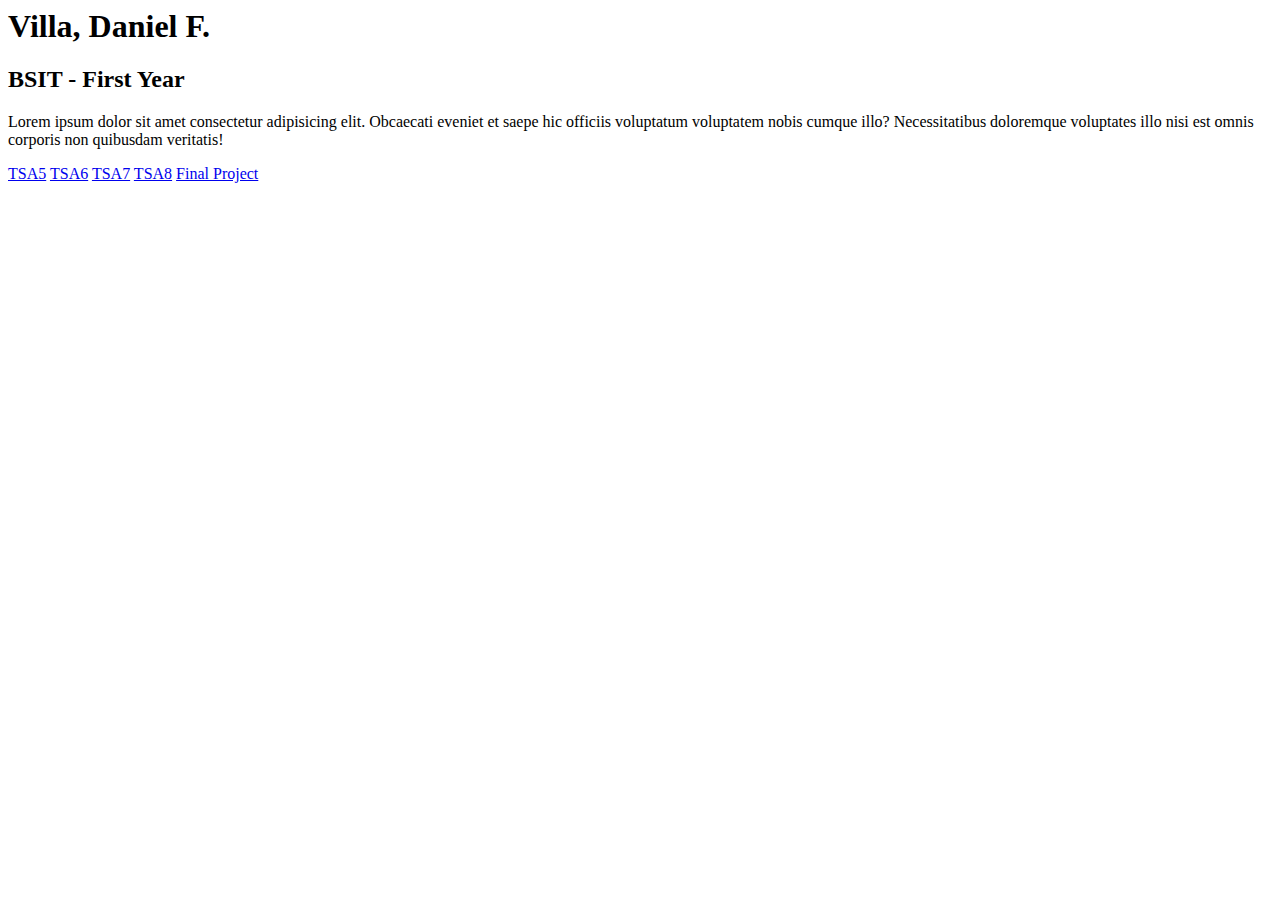
<file: index.html>
<html lang="en">
<head>
    <meta charset="UTF-8">
    <meta name="viewport" content="width=device-width, initial-scale=1.0">
    <title>IT0043-TB02</title>
</head>
<body>
    <h1>
        Villa, Daniel F.</h1>
        <h2>BSIT - First Year</h2>
        <p>Lorem ipsum dolor sit amet consectetur adipisicing elit. Obcaecati eveniet et saepe hic officiis voluptatum voluptatem nobis cumque illo? Necessitatibus doloremque voluptates illo nisi est omnis corporis non quibusdam veritatis!</p>

        <a href="./TSA5/petronio_villa_tsa5.html">TSA5</a>
        <a href="./TSA6/aldave_villa_tsa6.html">TSA6</a>
        <a href="./TSA7/aldave_villa_tsa7.html">TSA7</a>
        <a href="./TSA8/ALDAVE_VILLA_TSA8.html">TSA8</a>
        <a href="./Final_Project/Villa_Daniel_Final_Project.html">Final Project</a>
</body>
</html>
</file>
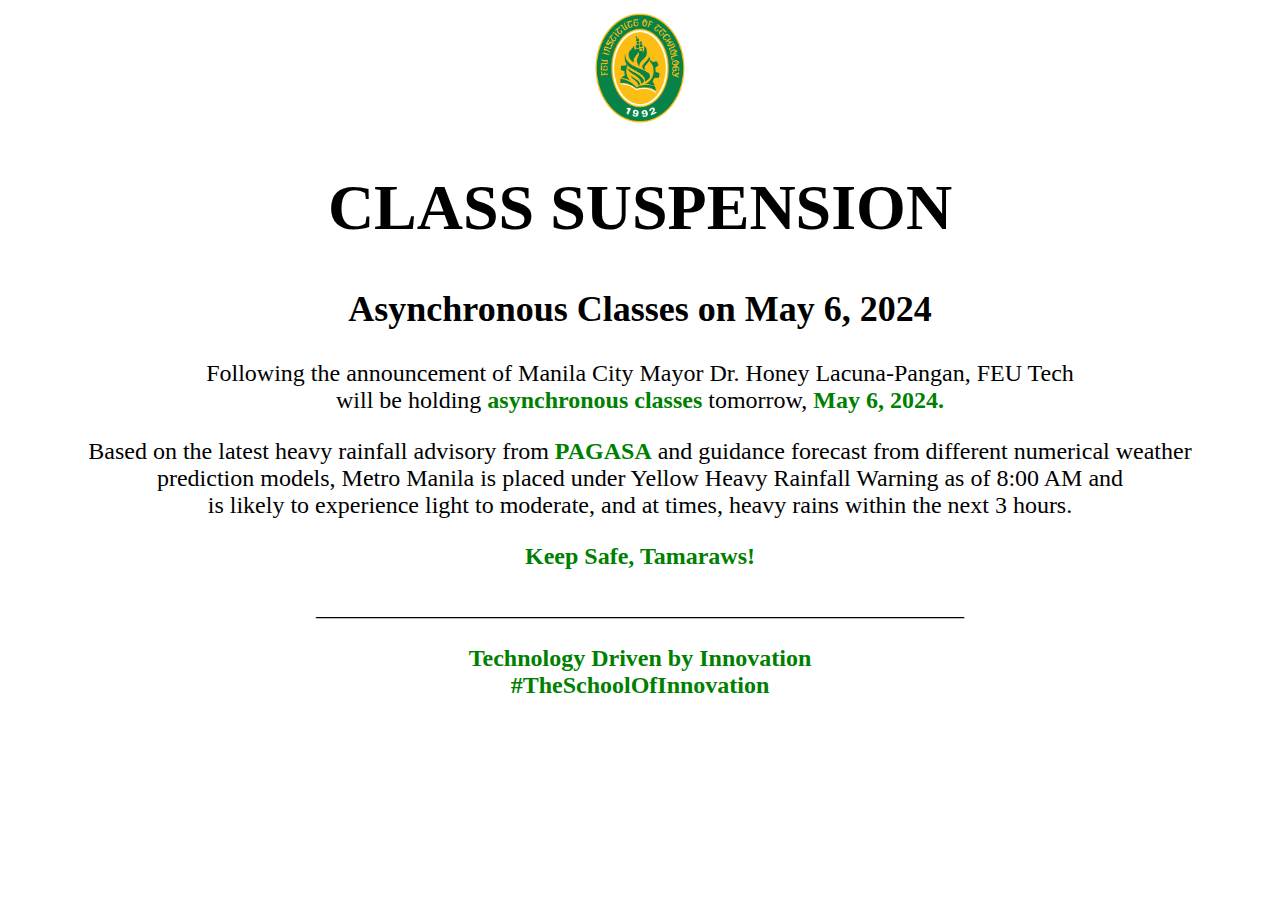
<file: villa_tsa2.html>
<html lang="en">
<head>
    <meta charset="UTF-8">
    <meta name="viewport" content="width=device-width, initial-scale=1.0">
    <title>VILLA_TSA2</title>
</head>
<body 
    background="https://wallpapers.com/images/hd/green-and-white-background-1920-x-1080-qtl3mg6ncxqifkvp.jpg">
</body>

<p align="center"><img src="./images/FEU_Tech_official_seal.png" alt=""
height="120px"></p>
<font face="Times new roman">
    <center>
        <font size="6"><h1>CLASS SUSPENSION</h1>
    </font>
    <font size="5">
        <h2>Asynchronous Classes on May 6, 2024</h2>
    </font>
    <font size="5">
<p>
        Following the announcement of Manila City Mayor Dr. Honey Lacuna-Pangan, FEU Tech 
        <br>will be holding 
    <font color="green"><strong>asynchronous classes</strong></font> tomorrow, 
    <font color="green"><strong>May 6, 2024.</strong></font>
</p>
<p>
    Based on the latest heavy rainfall advisory from <font color="green"><strong>PAGASA</strong></font>
and guidance forecast from different numerical weather <br> prediction models, Metro Manila is placed under
Yellow Heavy Rainfall Warning as of 8:00 AM and <br>
is likely to experience light to moderate, and at times, heavy rains within the next 3 hours.
</p>
<p>
    <font color="green"><strong>Keep Safe, Tamaraws!</strong></font>
</p>
<p>______________________________________________________</p>
<font color="green">
<p align="center"><b>Technology Driven by Innovation</b><br><strong>#TheSchoolOfInnovation</strong></p>
</font>
</center>
</font>
</html>
</file>
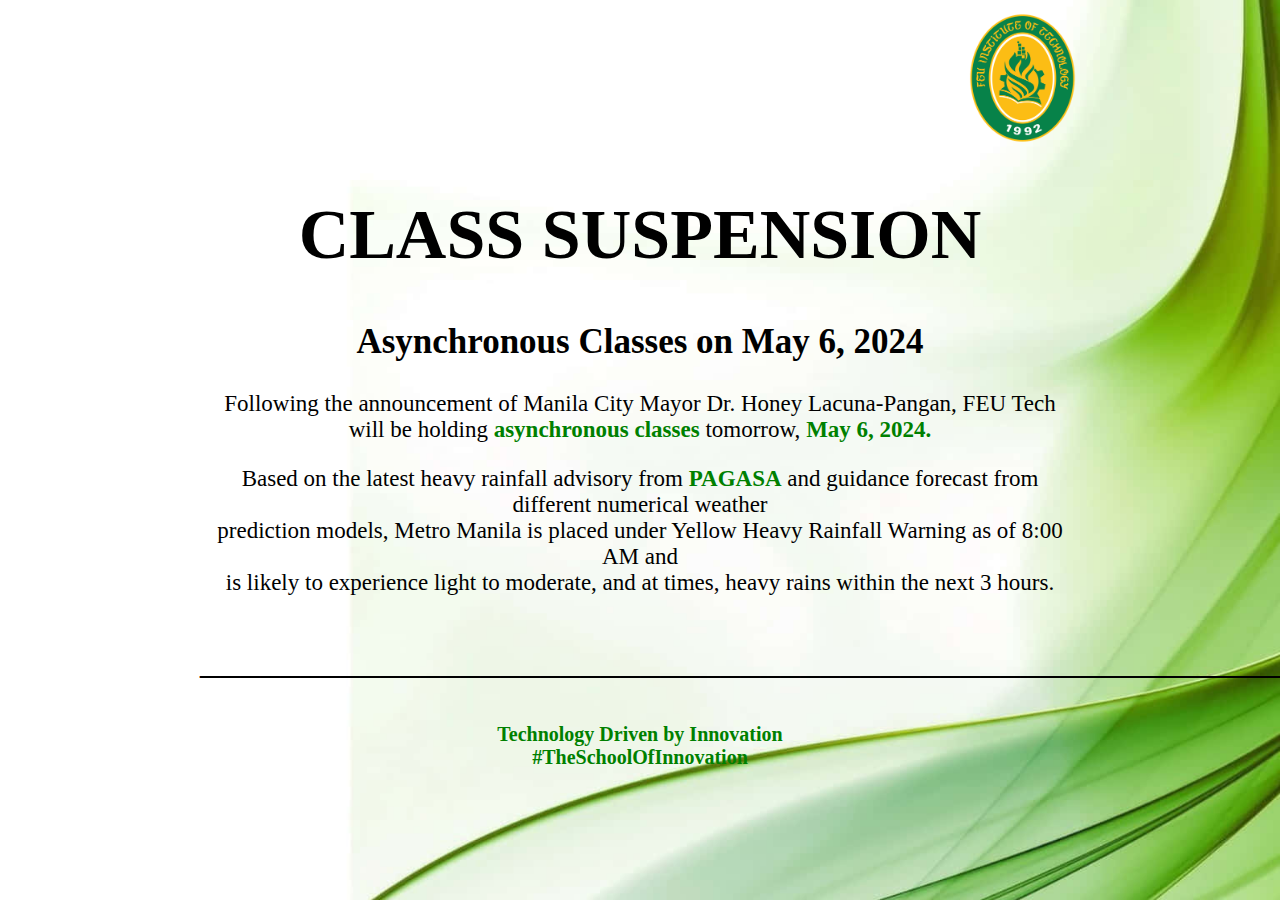
<file: villa_tsa4.html>
<html lang="en">

<head>
    <meta charset="UTF-8">
    <meta name="viewport" content="width=device-width, initial-scale=1.0">
    <title>VILLA_TSA4</title>
    <link rel="stylesheet" href="villa_tsa4.css" />
</head>

<body>
    <div id="logo">
        <img src="FEU_Tech_official_seal.png" alt="" height="140px">
    </div>
    <h1>CLASS SUSPENSION</h1>
    <h2>Asynchronous Classes on May 6, 2024</h2>
    <p class="p1">
        Following the announcement of Manila City Mayor Dr. Honey Lacuna-Pangan, FEU Tech
        <br>will be holding
        <span id="asynch">asynchronous classes</span> tomorrow,
        <span id="date">May 6, 2024.</span>
    </p>
    <p class="p2">
        Based on the latest heavy rainfall advisory from <span id="pagasa">PAGASA</span>
        and guidance forecast from different numerical weather <br> prediction models, Metro Manila is placed
        under
        Yellow Heavy Rainfall Warning as of 8:00 AM and <br>
        is likely to experience light to moderate, and at times, heavy rains within the next 3 hours.
    </p>
    <p class="underline">______________________________________________________</p>
    <p class="p4">Technology Driven by Innovation
        <br>#TheSchoolOfInnovation
    </p>
</body>

</html>
</file>
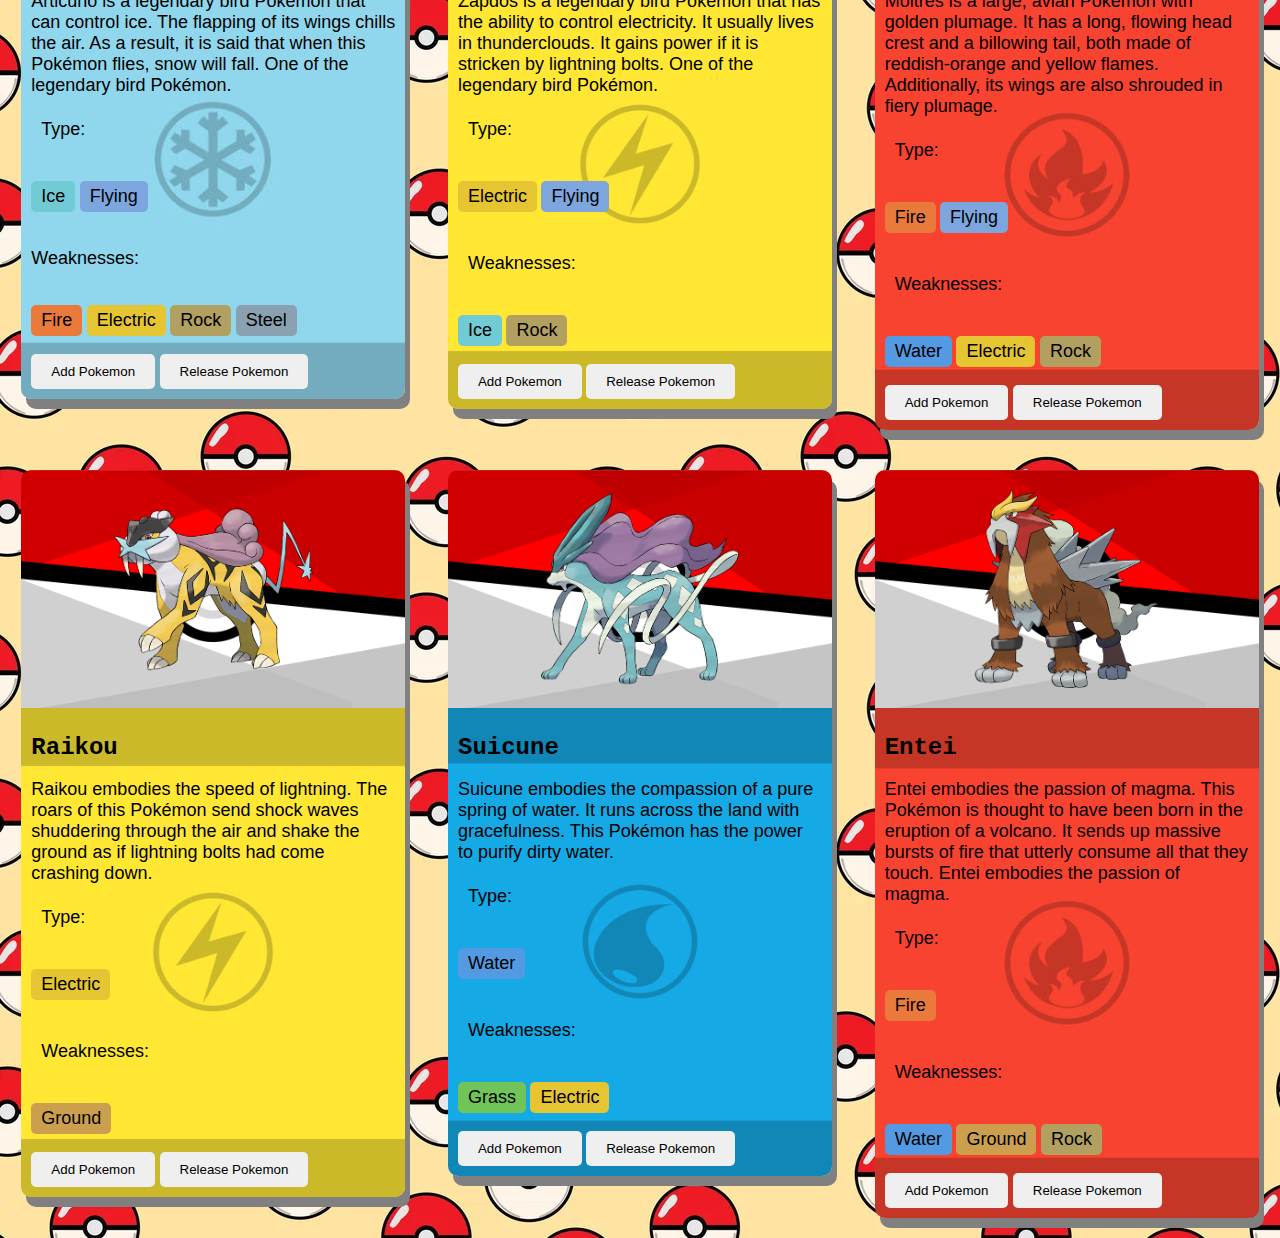
<file: TSA5/petronio_villa_tsa5.html>
<html lang="en">
<head>
    <meta charset="UTF-8">
    <meta name="viewport" content="width=device-width, initial-scale=1.0">
    <title>PETRONIO_VILLA_TSA5</title>
    <link rel="stylesheet" href="./petronio_villa_tsa5.css">
</head>
<body>
    <div class="container">
        <div class="card">
            <div class="Image">
                <img src="articuno.png" alt="" class="center">
            </div>
            <div class="details1">
                <h1 class="name">Articuno</h1>
                <p class="description">Articuno is a legendary bird Pokémon that can control ice. The flapping of its wings chills the air. 
                    As a result, it is said that when this Pokémon flies, snow will fall. One of the legendary bird Pokémon.</p>
                    <p class="Type">Type:</p>
                    <p class="ice">Ice</p>
                    <p class="flying">Flying</p>
                    <p class="weakness">Weaknesses:</p>
                    <p class="fire">Fire</p>
                    <p class="electric">Electric</p>
                    <p class="rock">Rock</p>
                    <p class="steel">Steel</p>
                <div class="buttons">
                    <button class="add">Add Pokemon</button>
                    <button class="release">Release Pokemon</button>
                </div>
            </div>
        </div>
        <div class="card">
            <div class="Image">
                <img src="zapdos.png" alt="" class="center">
            </div>
            <div class="details2">
                <h1 class="name">Zapdos</h1>
                <p class="description">Zapdos is a legendary bird Pokémon that has the ability to control electricity. It usually lives in thunderclouds.
                     It gains power if it is stricken by lightning bolts. One of the legendary bird Pokémon.</p>
                    <p class="Type">Type:</p>
                    <p class="electric">Electric</p>
                    <p class="flying">Flying</p>
                    <p class="Weaknesses">Weaknesses:</p>
                    <p class="ice">Ice</p>
                    <p class="rock">Rock</p>
                <div class="buttons">
                    <button class="add">Add Pokemon</button>
                    <button class="release">Release Pokemon</button>
                </div>
            </div>
        </div>
        <div class="card">
            <div class="Image">
                <img src="moltres.png" alt="" class="center">
            </div>
            <div class="details3">
                <h1 class="name">Moltres</h1>
                <p class="description">Moltres is a large, avian Pokémon with golden plumage. It has a long, flowing head crest and a billowing tail, both made of reddish-orange and yellow flames. 
                    Additionally, its wings are also shrouded in fiery plumage.</p>
                    <p class="Type">Type:</p>
                    <p class="fire">Fire</p>
                    <p class="flying">Flying</p>
                    <p class="Weaknesses">Weaknesses:</p>
                    <p class="water">Water</p>
                    <p class="electric">Electric</p>
                    <p class="rock">Rock</p>
                <div class="buttons">
                    <button class="add">Add Pokemon</button>
                    <button class="release">Release Pokemon</button>
                </div>
            </div>
        </div>
        <div class="card">
            <div class="Image">
                <img src="raikou.png" alt="" class="center">
            </div>

            <div class="details4">
                <h1 class="name">Raikou</h1>
                <p class="description">Raikou embodies the speed of lightning. 
                    The roars of this Pokémon send shock waves shuddering through the air and shake the ground as if lightning bolts had come crashing down.</p>
                    <p class="Type">Type:</p>
                    <p class="electric">Electric</p>
                    <p class="Weaknesses">Weaknesses:</p>
                    <p class="ground">Ground</p>
                <div class="buttons">
                    <button class="add">Add Pokemon</button>
                    <button class="release">Release Pokemon</button>
                </div>
            </div>
        </div>
        <div class="card">
            <div class="Image">
                <img src="suicune.png" alt="" class="center">
            </div>
            <div class="details5">
                <h1 class="name">Suicune</h1>
                <p class="description">Suicune embodies the compassion of a pure spring of water. 
                    It runs across the land with gracefulness. This Pokémon has the power to purify dirty water.</p>
                    <p class="Type">Type:</p>
                    <p class="water">Water</p>
                    <p class="Weaknesses">Weaknesses:</p>
                    <p class="grass">Grass</p>
                    <p class="electric">Electric</p>
                <div class="buttons">
                    <button class="add">Add Pokemon</button>
                    <button class="release">Release Pokemon</button>
                </div>
            </div>
        </div>
        <div class="card">
            <div class="Image">
                <img src="entei.png" alt="" class="center">
            </div>
            <div class="details6">
                <h1 class="name">Entei</h1>
                <p class="description">Entei embodies the passion of magma. This Pokémon is thought to have been born in the eruption of a volcano. 
                    It sends up massive bursts of fire that utterly consume all that they touch. Entei embodies the passion of magma.</p>
                    <p class="Type">Type:</p>
                    <p class="fire">Fire</p>
                    <p class="Weaknesses">Weaknesses:</p>
                    <p class="water">Water</p>
                    <p class="ground">Ground</p>
                    <p class="rock">Rock</p>
                <div class="buttons">
                    <button class="add">Add Pokemon</button>
                    <button class="release">Release Pokemon</button>
                </div>
            </div>
        </div>
    </div>
</body>
</html>
</file>
<file: villa_tsa4.css>
body {
    background-image: url(./green-and-white-background-1920-x-1080-qtl3mg6ncxqifkvp.jpg);
    background-repeat: no-repeat;
    background-size: cover;
    margin-left: 200px;
    margin-right: 200px;
}

#logo {
    text-align: right;
}

h1 {
    font-family: 'Times New Roman', Times, serif;
    text-align: center;
    font-size: 70;
}

h2 {
    font-family: 'Times New Roman', Times, serif;
    text-align: center;
    font-size: 35;
}

.p1 {
    text-align: center;
    font-size: 23;
}

#asynch {
    color: green;
    font-weight: bold;
}

#date {
    color: green;
    font-weight: bold;
}

.p2 {
    text-align: center;
    font-size: 23;
}

#pagasa {
    color: green;
    font-weight: bold;
}

.underline {
    text-align: center;
    font-size: 40;
}

.p4 {
    text-align: center;
    color: green;
    font-weight: bold;
    font-size: 20;
}
</file>
<file: TSA5/petronio_villa_tsa5.css>
body {
    font-family: Arial, sans-serif;
    display: flex;
    justify-content: center;
    align-items: center;
    background-color: #f0f0f0;
    margin: 0;
    background-image: url(bg.jpg);
}
.container{
    display: flex;
    flex-wrap: wrap;
    justify-content: space-around;
}

.Image{
    padding: 10px;
    background-size: cover;
    background-position: center;
    background-image: url(pokeball.png);
}

.center {
    display: block;
    margin-left: auto;
    margin-right: auto;
    width: 60%;
    height: 40%;
  }

.Type{
    padding: 5px 10px;
    border-radius: 5px;
    margin-right: 0%;
}

.Weaknesses{
    padding: 5px 10px;
    border-radius: 5px;
    margin-right: 0%;
}

.name{
    font-size: x-large;
    font-family: 'Courier New', Courier, monospace;
    font-weight: bolder;
}

p{
    font-size: large;
    font-family: Arial, Helvetica, sans-serif;
}

.details1{
    padding: 10px;
    background-size: cover;
    background-position: center;
    background-image: url(ice_type_pokemon_wallpaper_by_elbarnzo_dbi2axg-414w-2x.jpg);
}

.details2{
    padding: 10px;
    background-size: cover;
    background-position: center;
    background-image: url(electric_pokemon_energy_wallpaper_by_elbarnzo_d74n7g8-fullview.jpg);
}

.details3{
    padding: 10px;
    background-size: cover;
    background-position: center;
    background-image: url(fire_pokemon_energy_wallpaper_by_elbarnzo_d7519pz-fullview.jpg);
}

.details4{
    padding: 10px;
    background-size: cover;
    background-position: center;
    background-image: url(electric_pokemon_energy_wallpaper_by_elbarnzo_d74n7g8-fullview.jpg);
}

.details5{
    padding: 10px;
    background-size: cover;
    background-position: center;
    background-image: url(water_pokemon_energy_wallpaper_by_elbarnzo_d75ebft-fullview.jpg);
}

.details6{
    padding: 10px;
    background-size: cover;
    background-position: center;
    background-image: url(fire_pokemon_energy_wallpaper_by_elbarnzo_d7519pz-fullview.jpg);
}

.ice{
    color: black;
    background-color: #70cbd4;
    display: inline-block;
    padding: 5px 10px;
    border-radius: 5px;
    margin-right: 0%;
}

.flying{
    color: black;
    background-color: #7da6de;
    display: inline-block;
    padding: 5px 10px;
    border-radius: 5px;
    margin-right: 0%;
}

.electric{
    color: black;
    background-color: #E5C531;
    display: inline-block;
    padding: 5px 10px;
    border-radius: 5px;
    margin-right: 0%;
}

.rock{
    color: black;
    background-color: #B2A061;
    display: inline-block;
    padding: 5px 10px;
    border-radius: 5px;
    margin-right: 0%;
}

.water{
    color: black;
    background-color: #539AE2;
    display: inline-block;
    padding: 5px 10px;
    border-radius: 5px;
    margin-right: 0%;
}

.fire{
    color: black;
    background-color: #EA7A3C;
    display: inline-block;
    padding: 5px 10px;
    border-radius: 5px;
    margin-right: 0%;
}

.grass{
    color: black;
    background-color: #71C558;
    display: inline-block;
    padding: 5px 10px;
    border-radius: 5px;
    margin-right: 0%;
}

.ground{
    color: black;
    background-color: #CC9F4F;
    display: inline-block;
    padding: 5px 10px;
    border-radius: 5px;
    margin-right: 0%;
}

.steel{
    color: black;
    background-color: #89A1B0;
    display: inline-block;
    padding: 5px 10px;
    border-radius: 5px;
    margin-right: 0%;
}
.card {
    width: 30%;
    height: 20%;
    margin: 20px;
   box-shadow: 5px 10px gray;
    border-radius: 10px;
    overflow: hidden;
}
.add {
    margin: 0px auto;
    padding: 10px 20px;
    border: none;
    border-radius: 5px;
    cursor: pointer;
    text-align: center;
    text-decoration: none;
    transition-duration: .5s;
}

.release {
    margin: 0px auto;
    padding: 10px 20px;
    border: none;
    border-radius: 5px;
    cursor: pointer;
    text-align: center;
    text-decoration: none;
    transition-duration: .5s;
}
.add:hover {
    background-color: #0056b3;
    color: white;
}

.release:hover {
    background-color: #0056b3;
    color: white;
}
</file>
